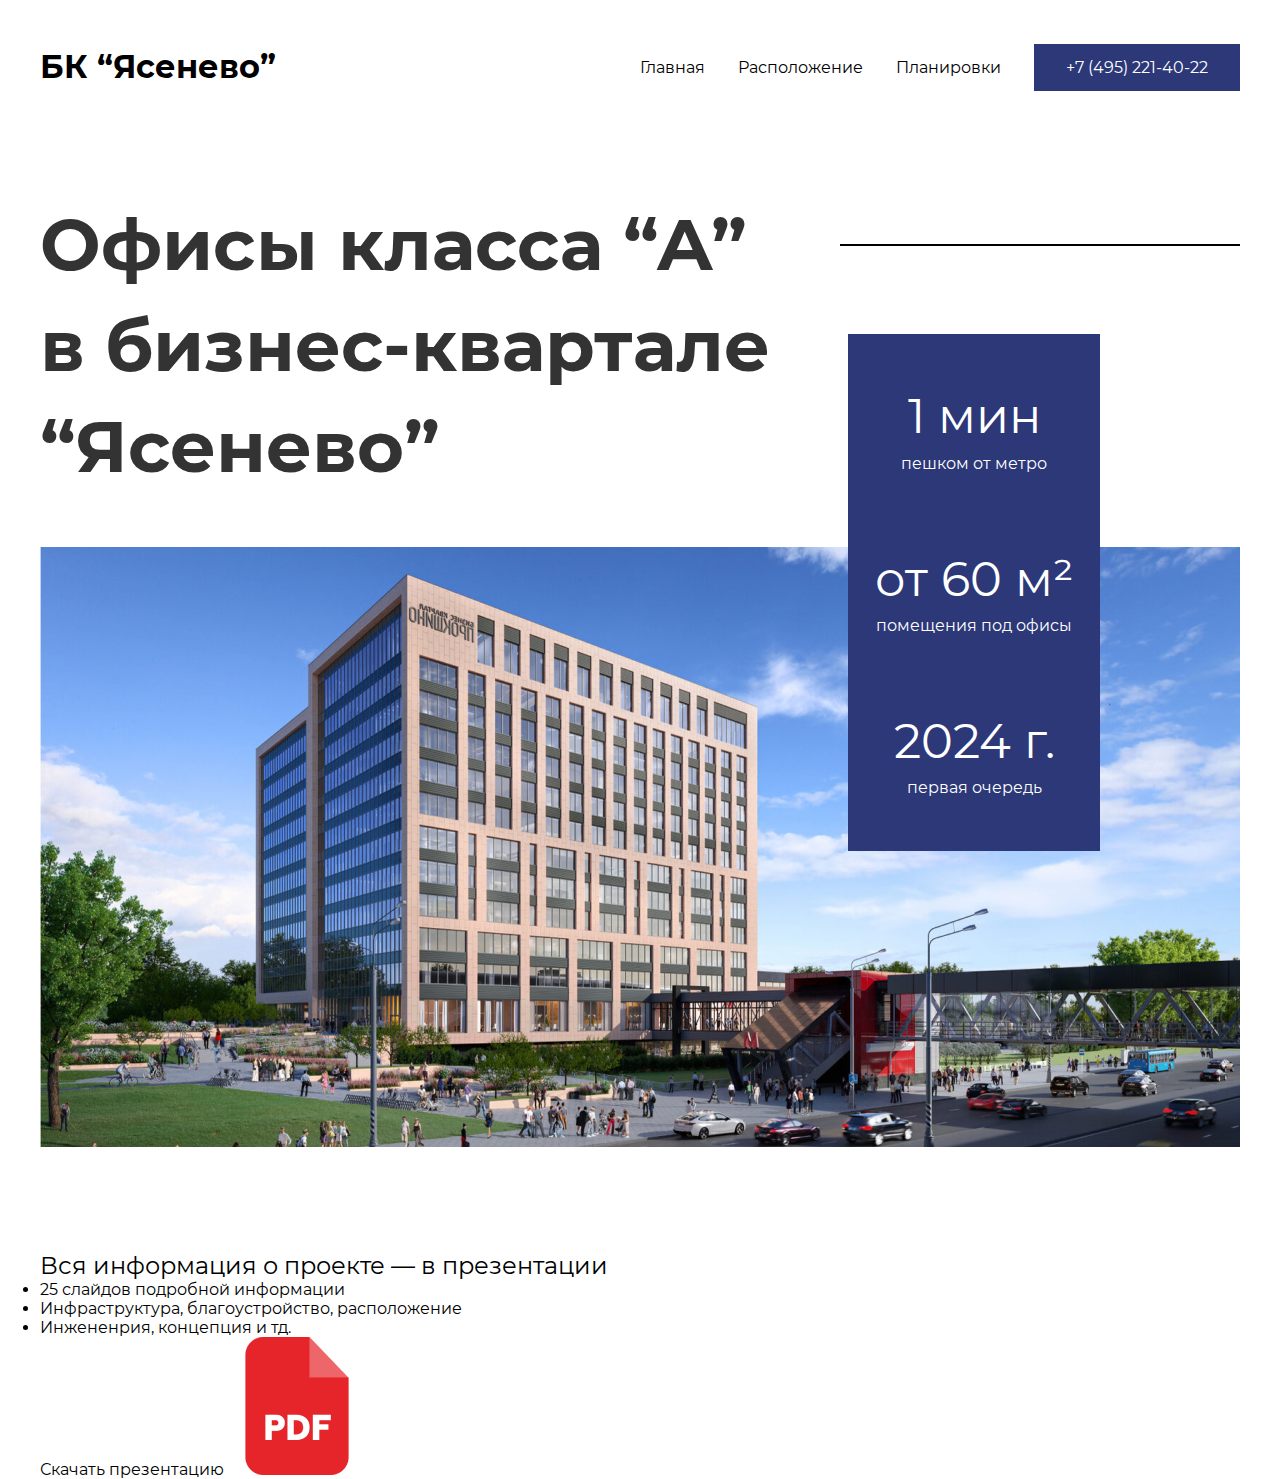
<file: index.html>
<!DOCTYPE html>
<html lang="en">
<head>
  <meta charset="UTF-8">
  <meta http-equiv="X-UA-Compatible" content="IE=edge">
  <meta name="viewport" content="width=device-width, initial-scale=1.0">
  <link rel="stylesheet" href="css/style.min.css">
  <link rel="stylesheet" href="css/header.min.css">
  <link rel="stylesheet" href="css/hero.min.css">
  <title>БК “Ясенево” | Главная</title>
</head>
<body>
  <div class="wrapper">
    <header>
      <div class="container">
        <div class="header">
          <a href="index.html" class="header__logo">БК “Ясенево”</a>
          <nav>
            <ul class="nav">
              <li class="nav__item"><a href="index.html">Главная</a></li>
              <li class="nav__item"><a href="location.html">Расположение</a></li>
              <li class="nav__item"><a href="plans.html">Планировки</a></li>
              <li class="nav__item nav__item_button">
                <a href="tel:+74952214022">
                  <span>+7 (495) 221-40-22</span>
                  <img class="nav__item__image" src="assets/images/phone.png" alt="">
                </a>
              </li>
            </ul>
          </nav>
        </div>
      </div>
    </header>
    <main>
      <div class="container">
        <section class="hero">
          <h1 class="hero__title">Офисы класса “А” в бизнес-квартале “Ясенево”</h1>
          <div class="hero__parametrs hero__parametrs_large">
            <div class="hero__parametrs__item">
              <span><strong>1 мин</strong></span>
              <span>пешком от метро</span>
            </div>
            <div class="hero__parametrs__item">
              <span><strong>от 60 м²</strong></span>
              <span>помещения под офисы</span>
            </div>
            <div class="hero__parametrs__item">
              <span><strong>2024 г.</strong></span>
              <span>первая очередь</span>
            </div>
          </div>
          <img class="hero__image" src="assets/images/Mask group.png" alt="Бизнес квартал">
          <nav>
            <ul class="nav hero-nav">
              <li class="nav__item nav__item_button"><a href="location.html">Расположение</a></li>
              <li class="nav__item nav__item_button"><a href="plans.html">Планировки</a></li>
            </ul>
          </nav>
        </section>
        <section class="pdf">
          <h2 class="pdf__title">Вся информация о проекте — в презентации</h2>
          <ul>
            <li>25 слайдов подробной информации</li>
            <li>Инфраструктура, благоустройство, расположение</li>
            <li>Инжененрия, концепция и тд.</li>
          </ul>
          <a href="/assets/Obrazets-polnogo-dizai-n-proekta-1.pdf" class="pdf__link pdf__link_button">Скачать презентацию</a>
          <img src="assets/images/image 6.png" alt="" class="pdf__image">
        </section>
      </div>
    </main>
  </div>
</body>
</html>
</file>
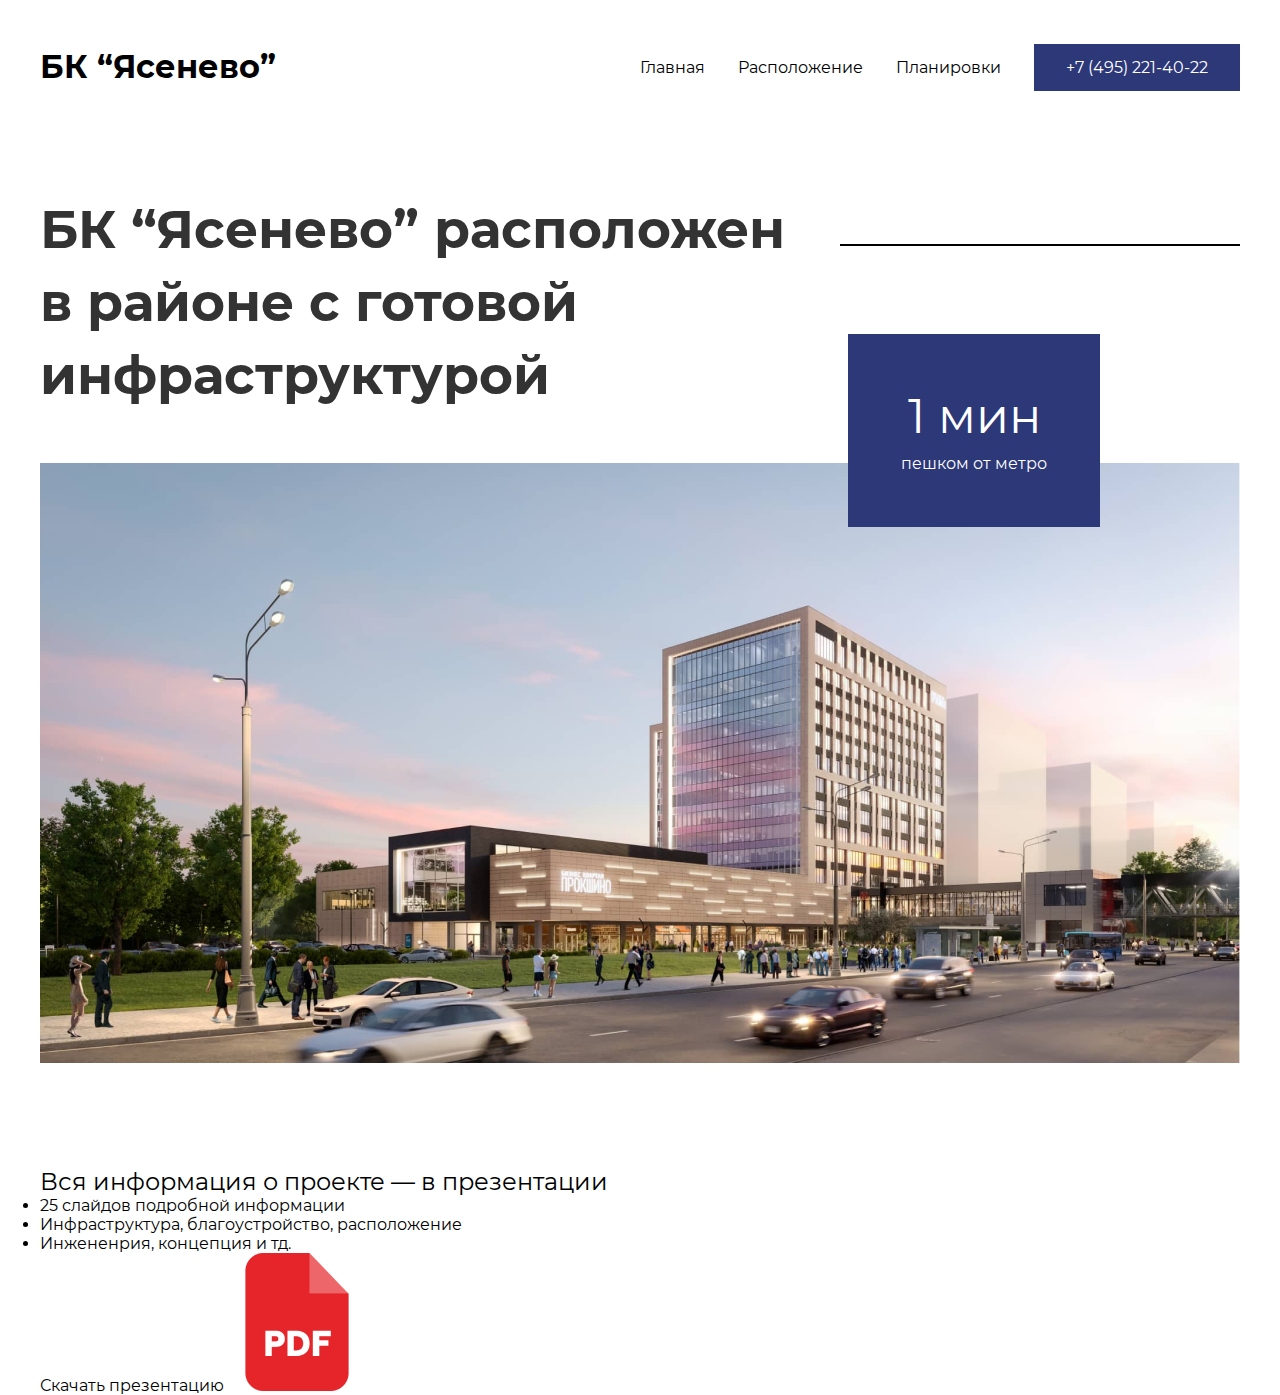
<file: location.html>
<!DOCTYPE html>
<html lang="en">
<head>
  <meta charset="UTF-8">
  <meta http-equiv="X-UA-Compatible" content="IE=edge">
  <meta name="viewport" content="width=device-width, initial-scale=1.0">
  <link rel="stylesheet" href="css/style.min.css">
  <link rel="stylesheet" href="css/header.min.css">
  <link rel="stylesheet" href="css/hero.min.css">
  <title>БК “Ясенево” | Расположение</title>
</head>
<body>
  <div class="wrapper">
    <header>
      <div class="container">
        <div class="header">
          <a href="index.html" class="header__logo">БК “Ясенево”</a>
          <nav>
            <ul class="nav">
              <li class="nav__item"><a href="index.html">Главная</a></li>
              <li class="nav__item"><a href="location.html">Расположение</a></li>
              <li class="nav__item"><a href="plans.html">Планировки</a></li>
              <li class="nav__item nav__item_button">
                <a href="tel:+74952214022">
                  <span>+7 (495) 221-40-22</span>
                  <img class="nav__item__image" src="assets/images/phone.png" alt="">
                </a>
              </li>
            </ul>
          </nav>
        </div>
      </div>
    </header>
    <main>
      <div class="container">
        <section class="hero">
          <h1 class="hero__title hero__title_smaller">БК “Ясенево” расположен в районе с готовой инфраструктурой</h1>
          <div class="hero__parametrs">
            <div class="hero__parametrs__item">
              <span><strong>1 мин</strong></span>
              <span>пешком от метро</span>
            </div>
          </div>
          <img class="hero__image" src="assets/images/Mask group-1.png" alt="Бизнес квартал">
        </section>
        <section class="pdf">
          <h2 class="pdf__title">Вся информация о проекте — в презентации</h2>
          <ul>
            <li>25 слайдов подробной информации</li>
            <li>Инфраструктура, благоустройство, расположение</li>
            <li>Инжененрия, концепция и тд.</li>
          </ul>
          <a href="/assets/Obrazets-polnogo-dizai-n-proekta-1.pdf" class="pdf__link pdf__link_button">Скачать презентацию</a>
          <img src="assets/images/image 6.png" alt="" class="pdf__image">
        </section>
      </div>
    </main>
  </div>
</body>
</html>
</file>
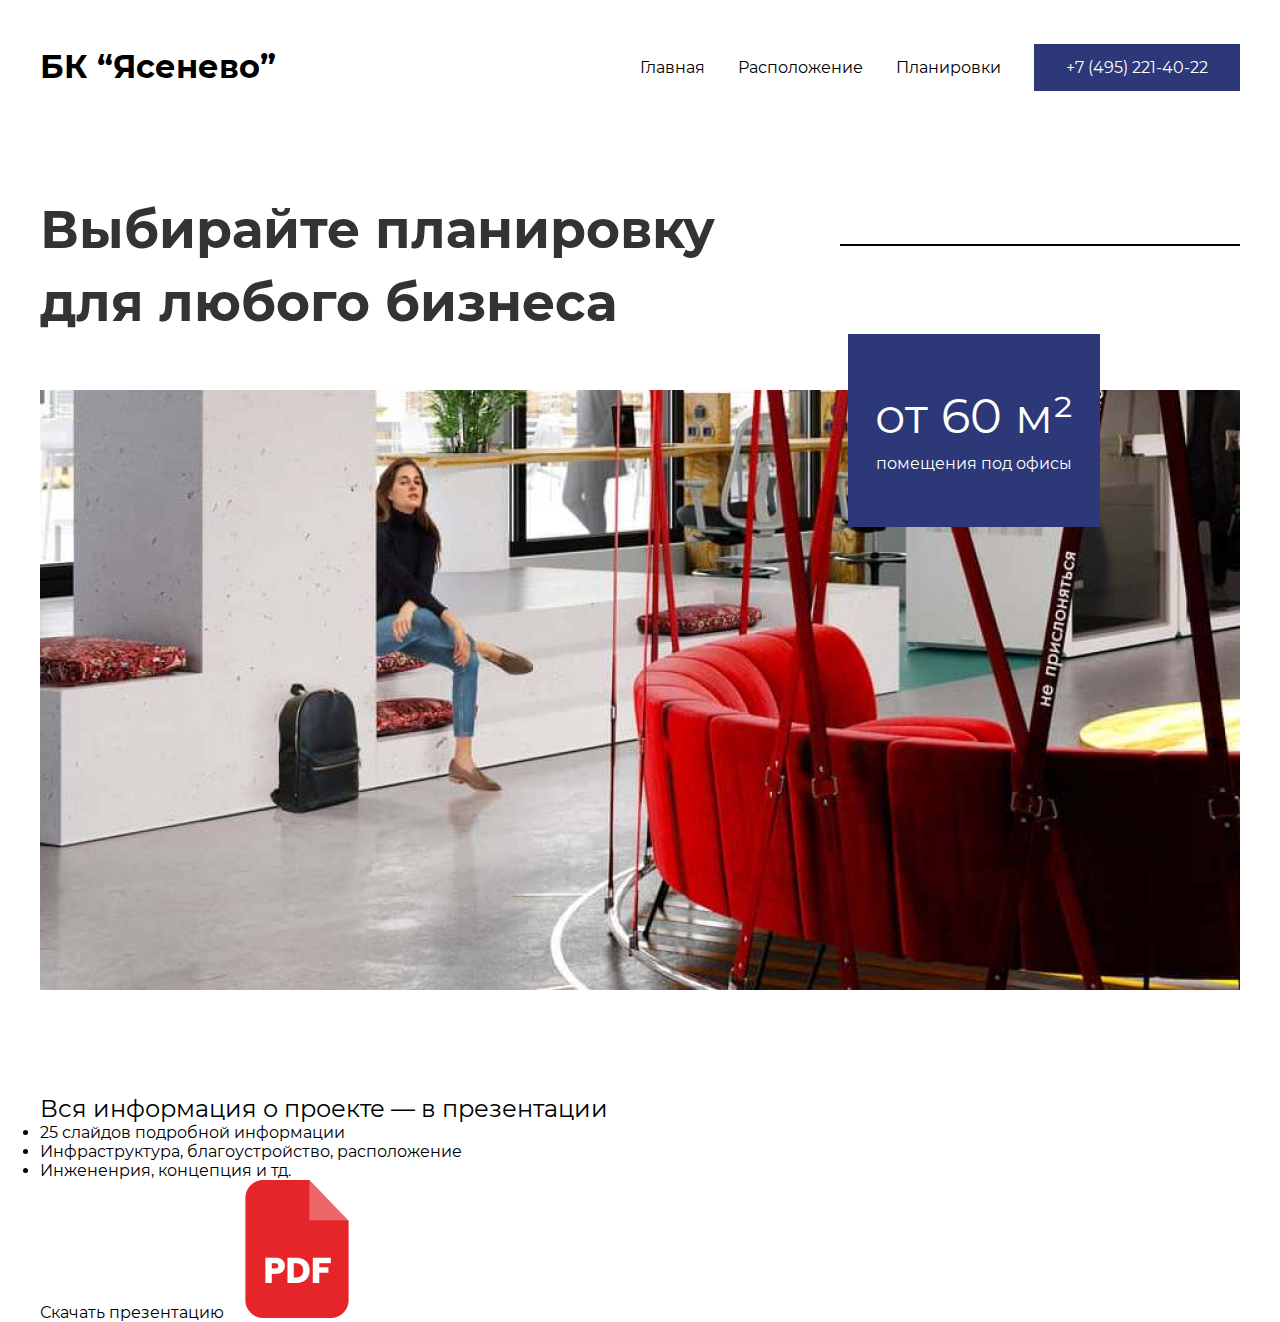
<file: plans.html>
<!DOCTYPE html>
<html lang="en">
<head>
  <meta charset="UTF-8">
  <meta http-equiv="X-UA-Compatible" content="IE=edge">
  <meta name="viewport" content="width=device-width, initial-scale=1.0">
  <link rel="stylesheet" href="css/style.min.css">
  <link rel="stylesheet" href="css/header.min.css">
  <link rel="stylesheet" href="css/hero.min.css">
  <title>БК “Ясенево” | Планировки</title>
</head>
<body>
  <div class="wrapper">
    <header>
      <div class="container">
        <div class="header">
          <a href="index.html" class="header__logo">БК “Ясенево”</a>
          <nav>
            <ul class="nav">
              <li class="nav__item"><a href="index.html">Главная</a></li>
              <li class="nav__item"><a href="location.html">Расположение</a></li>
              <li class="nav__item"><a href="plans.html">Планировки</a></li>
              <li class="nav__item nav__item_button">
                <a href="tel:+74952214022">
                  <span>+7 (495) 221-40-22</span>
                  <img class="nav__item__image" src="assets/images/phone.png" alt="">
                </a>
              </li>
            </ul>
          </nav>
        </div>
      </div>
    </header>
    <main>
      <div class="container">
        <section class="hero">
          <h1 class="hero__title hero__title_smaller">Выбирайте планировку для любого бизнеса</h1>
          <div class="hero__parametrs">
            <div class="hero__parametrs__item">
              <span><strong>от 60 м²</strong></span>
              <span>помещения под офисы</span>
            </div>
          </div>
          <img class="hero__image" src="assets/images/Mask group-2.png" alt="Бизнес квартал">
        </section>
        <section class="pdf">
          <h2 class="pdf__title">Вся информация о проекте — в презентации</h2>
          <ul>
            <li>25 слайдов подробной информации</li>
            <li>Инфраструктура, благоустройство, расположение</li>
            <li>Инжененрия, концепция и тд.</li>
          </ul>
          <a href="/assets/Obrazets-polnogo-dizai-n-proekta-1.pdf" class="pdf__link pdf__link_button">Скачать презентацию</a>
          <img src="assets/images/image 6.png" alt="" class="pdf__image">
        </section>
      </div>
    </main>
  </div>
</body>
</html>
</file>
<file: css/style.min.css>
@font-face{font-family:"Montserrat";src:url("../assets/fonts/Montserrat-Regular.eot");src:local("Montserrat Regular"),local("Montserrat-Regular"),url("../assets/fonts/Montserrat-Regular.eot?#iefix") format("embedded-opentype"),url("../assets/fonts/Montserrat-Regular.woff2") format("woff2"),url("../assets/fonts/Montserrat-Regular.woff") format("woff"),url("../assets/fonts/Montserrat-Regular.ttf") format("truetype");font-weight:normal;font-style:normal}@font-face{font-family:"Montserrat";src:url("../assets/fonts/Montserrat-Bold.eot");src:local("Montserrat Bold"),local("Montserrat-Bold"),url("../assets/fonts/Montserrat-Bold.eot?#iefix") format("embedded-opentype"),url("../assets/fonts/Montserrat-Bold.woff2") format("woff2"),url("../assets/fonts/Montserrat-Bold.woff") format("woff"),url("../assets/fonts/Montserrat-Bold.ttf") format("truetype");font-weight:bold;font-style:normal}@font-face{font-family:"Montserrat";src:url("../assets/fonts/Montserrat-Medium.eot");src:local("Montserrat Medium"),local("Montserrat-Medium"),url("../assets/fonts/Montserrat-Medium.eot?#iefix") format("embedded-opentype"),url("../assets/fonts/Montserrat-Medium.woff2") format("woff2"),url("../assets/fonts/Montserrat-Medium.woff") format("woff"),url("../assets/fonts/Montserrat-Medium.ttf") format("truetype");font-weight:500;font-style:normal}@font-face{font-family:"Montserrat";src:url("../assets/fonts/Montserrat-SemiBold.eot");src:local("Montserrat SemiBold"),local("Montserrat-SemiBold"),url("../assets/fonts/Montserrat-SemiBold.eot?#iefix") format("embedded-opentype"),url("../assets/fonts/Montserrat-SemiBold.woff2") format("woff2"),url("../assets/fonts/Montserrat-SemiBold.woff") format("woff"),url("../assets/fonts/Montserrat-SemiBold.ttf") format("truetype");font-weight:600;font-style:normal}*{margin:0;padding:0;font-family:Montserrat,sans-serif;font-weight:normal;box-sizing:border-box}a{text-decoration:none;color:inherit}.container{width:1200px;margin:0 auto}@media screen and (max-width: 1279px)and (min-width: 768px){.container{width:90vw}}@media screen and (max-width: 767px){.container{width:auto;margin:0 15px}}.header{display:flex;align-items:center;justify-content:space-between;color:#000;margin-top:40px}.header__logo{font-weight:700;font-size:32px;line-height:170%}.nav{list-style:none;display:flex;align-items:center;justify-content:space-between;width:600px}.nav__item_button{color:#fff;padding:14px 32px;background:#2c3878}.nav__item__image{display:none}@media screen and (max-width: 1279px)and (min-width: 768px){.header__logo{font-size:20px}.nav{width:480px}.nav__item{font-size:14px}.nav__item:first-child{display:none}}@media screen and (max-width: 767px){.header{margin-top:15px}.header__logo{font-size:20px}.nav{width:auto}.nav__item{padding:12px 20px}.nav__item:not(:last-child){display:none}.nav__item span{display:none}.nav__item__image{display:block}}.hero{padding:100px 0;position:relative}.hero__title{font-weight:bold;font-size:72px;line-height:140%;max-width:760px;color:#333;margin-bottom:50px}.hero__title::after{position:absolute;content:"";top:150px;right:0;width:400px;height:2px;background:#000}.hero__title_smaller{font-size:52px}.hero__image{-o-object-fit:cover;object-fit:cover;width:100%;height:600px}.hero__parametrs{position:absolute;right:140px;top:240px;background:#2c3878;width:252px;display:flex;flex-direction:column;align-items:center;justify-content:space-around;padding-top:30px}.hero__parametrs__item{padding:40px 0;text-align:center}.hero__parametrs__item span{display:block;color:#fff;font-weight:400;font-size:16px;padding-bottom:10px;line-height:160%}.hero__parametrs__item strong{font-size:48px}.hero-nav{display:none}@media screen and (max-width: 1279px)and (min-width: 768px){.hero__image{height:400px}.hero__title{font-size:40px;max-width:480px;color:#333;margin-bottom:40px}.hero__title::after{top:130px;right:0;width:30vw}.hero__title_smaller{font-size:32px}.hero__parametrs{position:static;width:100%;flex-direction:row;justify-content:space-evenly}.hero__parametrs:not(.hero__parametrs_large){position:absolute;top:auto;right:0;height:160px;width:240px}.hero__parametrs__item{padding:30px 0}.hero__parametrs__item strong{font-size:40px}}@media screen and (max-width: 767px){.hero{padding:50px 0}.hero__image{height:200px}.hero__title{font-size:24px;max-width:100%;margin-bottom:20px}.hero__title::after{width:0}.hero__title_smaller{font-size:24px}.hero__parametrs{position:static;width:100%;flex-direction:row;justify-content:space-evenly;padding-top:15px}.hero__parametrs:not(.hero__parametrs_large){position:absolute;top:auto;right:0;height:90px;width:150px}.hero__parametrs__item{padding:20px 0}.hero__parametrs__item span{font-size:10px;padding-bottom:5px}.hero__parametrs__item strong{font-size:20px}.hero-nav{display:flex;width:100%;justify-content:space-between}.hero-nav .nav__item{font-size:14px;text-align:center;flex:1;display:block;margin:15px 5px}}/*# sourceMappingURL=style.min.css.map */
</file>
<file: css/header.min.css>
.header{display:flex;align-items:center;justify-content:space-between;color:#000;margin-top:40px}.header__logo{font-weight:700;font-size:32px;line-height:170%}.nav{list-style:none;display:flex;align-items:center;justify-content:space-between;width:600px}.nav__item_button{color:#fff;padding:14px 32px;background:#2c3878}.nav__item__image{display:none}@media screen and (max-width: 1279px)and (min-width: 768px){.header__logo{font-size:20px}.nav{width:480px}.nav__item{font-size:14px}.nav__item:first-child{display:none}}@media screen and (max-width: 767px){.header{margin-top:15px}.header__logo{font-size:20px}.nav{width:auto}.nav__item{padding:12px 20px}.nav__item:not(:last-child){display:none}.nav__item span{display:none}.nav__item__image{display:block}}/*# sourceMappingURL=header.min.css.map */
</file>
<file: css/hero.min.css>
.hero{padding:100px 0;position:relative}.hero__title{font-weight:bold;font-size:72px;line-height:140%;max-width:760px;color:#333;margin-bottom:50px}.hero__title::after{position:absolute;content:"";top:150px;right:0;width:400px;height:2px;background:#000}.hero__title_smaller{font-size:52px}.hero__image{-o-object-fit:cover;object-fit:cover;width:100%;height:600px}.hero__parametrs{position:absolute;right:140px;top:240px;background:#2c3878;width:252px;display:flex;flex-direction:column;align-items:center;justify-content:space-around;padding-top:30px}.hero__parametrs__item{padding:40px 0;text-align:center}.hero__parametrs__item span{display:block;color:#fff;font-weight:400;font-size:16px;padding-bottom:10px;line-height:160%}.hero__parametrs__item strong{font-size:48px}.hero-nav{display:none}@media screen and (max-width: 1279px)and (min-width: 768px){.hero__image{height:400px}.hero__title{font-size:40px;max-width:480px;color:#333;margin-bottom:40px}.hero__title::after{top:130px;right:0;width:30vw}.hero__title_smaller{font-size:32px}.hero__parametrs{position:static;width:100%;flex-direction:row;justify-content:space-evenly}.hero__parametrs:not(.hero__parametrs_large){position:absolute;top:auto;right:0;height:160px;width:240px}.hero__parametrs__item{padding:30px 0}.hero__parametrs__item strong{font-size:40px}}@media screen and (max-width: 767px){.hero{padding:50px 0}.hero__image{height:200px}.hero__title{font-size:24px;max-width:100%;margin-bottom:20px}.hero__title::after{width:0}.hero__title_smaller{font-size:24px}.hero__parametrs{position:static;width:100%;flex-direction:row;justify-content:space-evenly;padding-top:15px}.hero__parametrs:not(.hero__parametrs_large){position:absolute;top:auto;right:0;height:90px;width:150px}.hero__parametrs__item{padding:20px 0}.hero__parametrs__item span{font-size:10px;padding-bottom:5px}.hero__parametrs__item strong{font-size:20px}.hero-nav{display:flex;width:100%;justify-content:space-between}.hero-nav .nav__item{font-size:14px;text-align:center;flex:1;display:block;margin:15px 5px}}/*# sourceMappingURL=hero.min.css.map */
</file>
